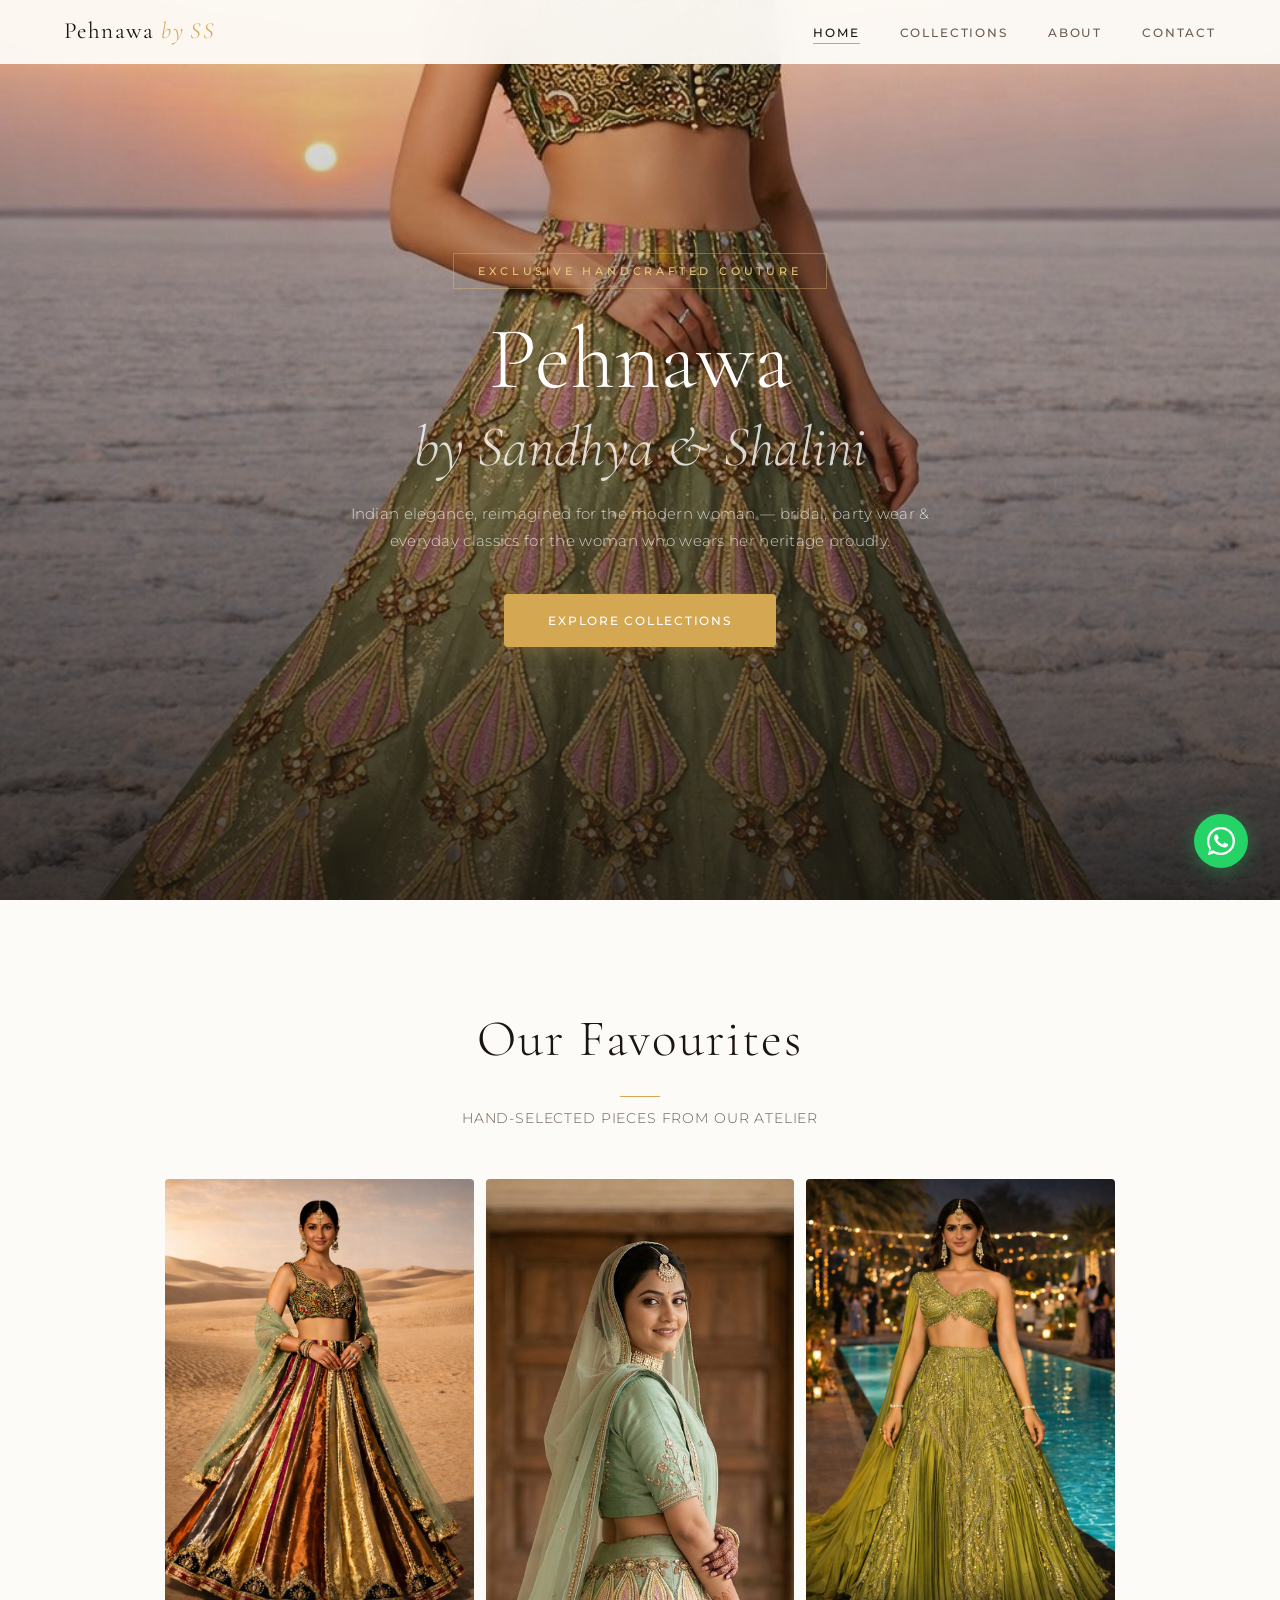
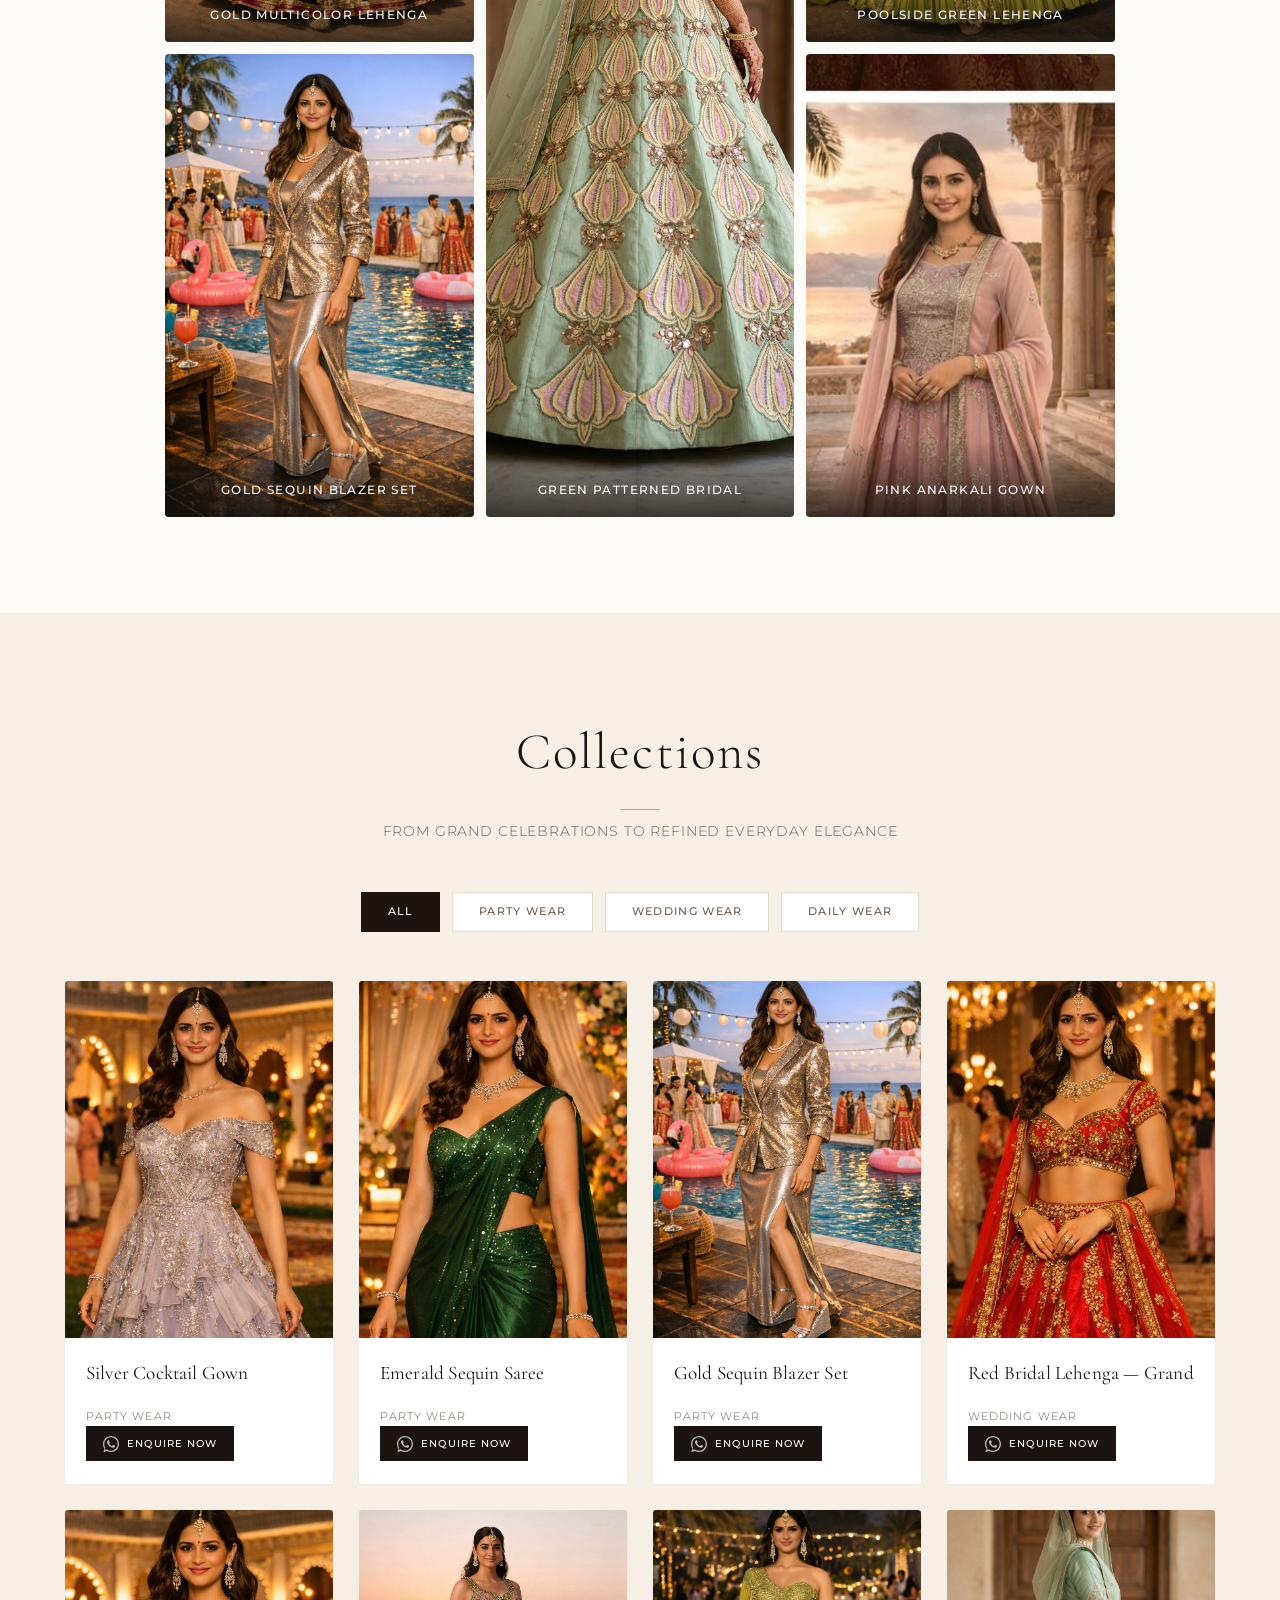
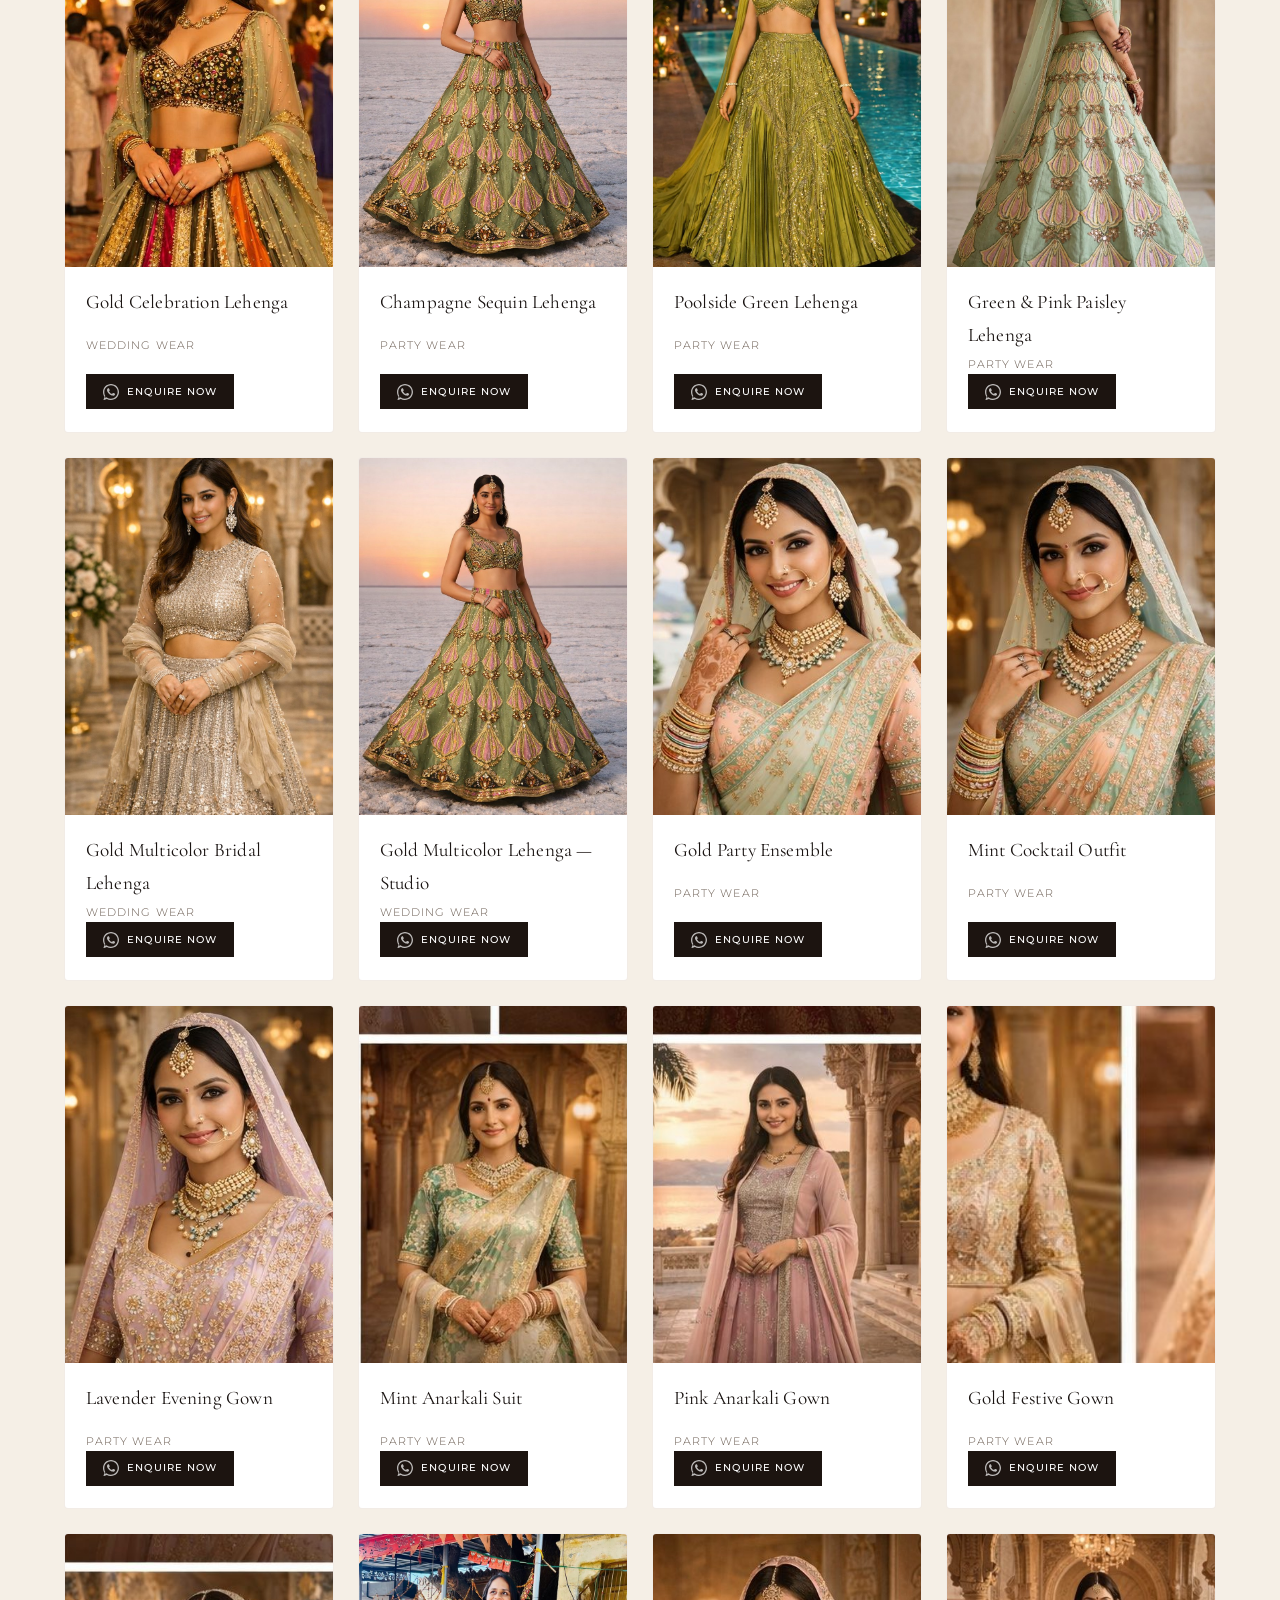
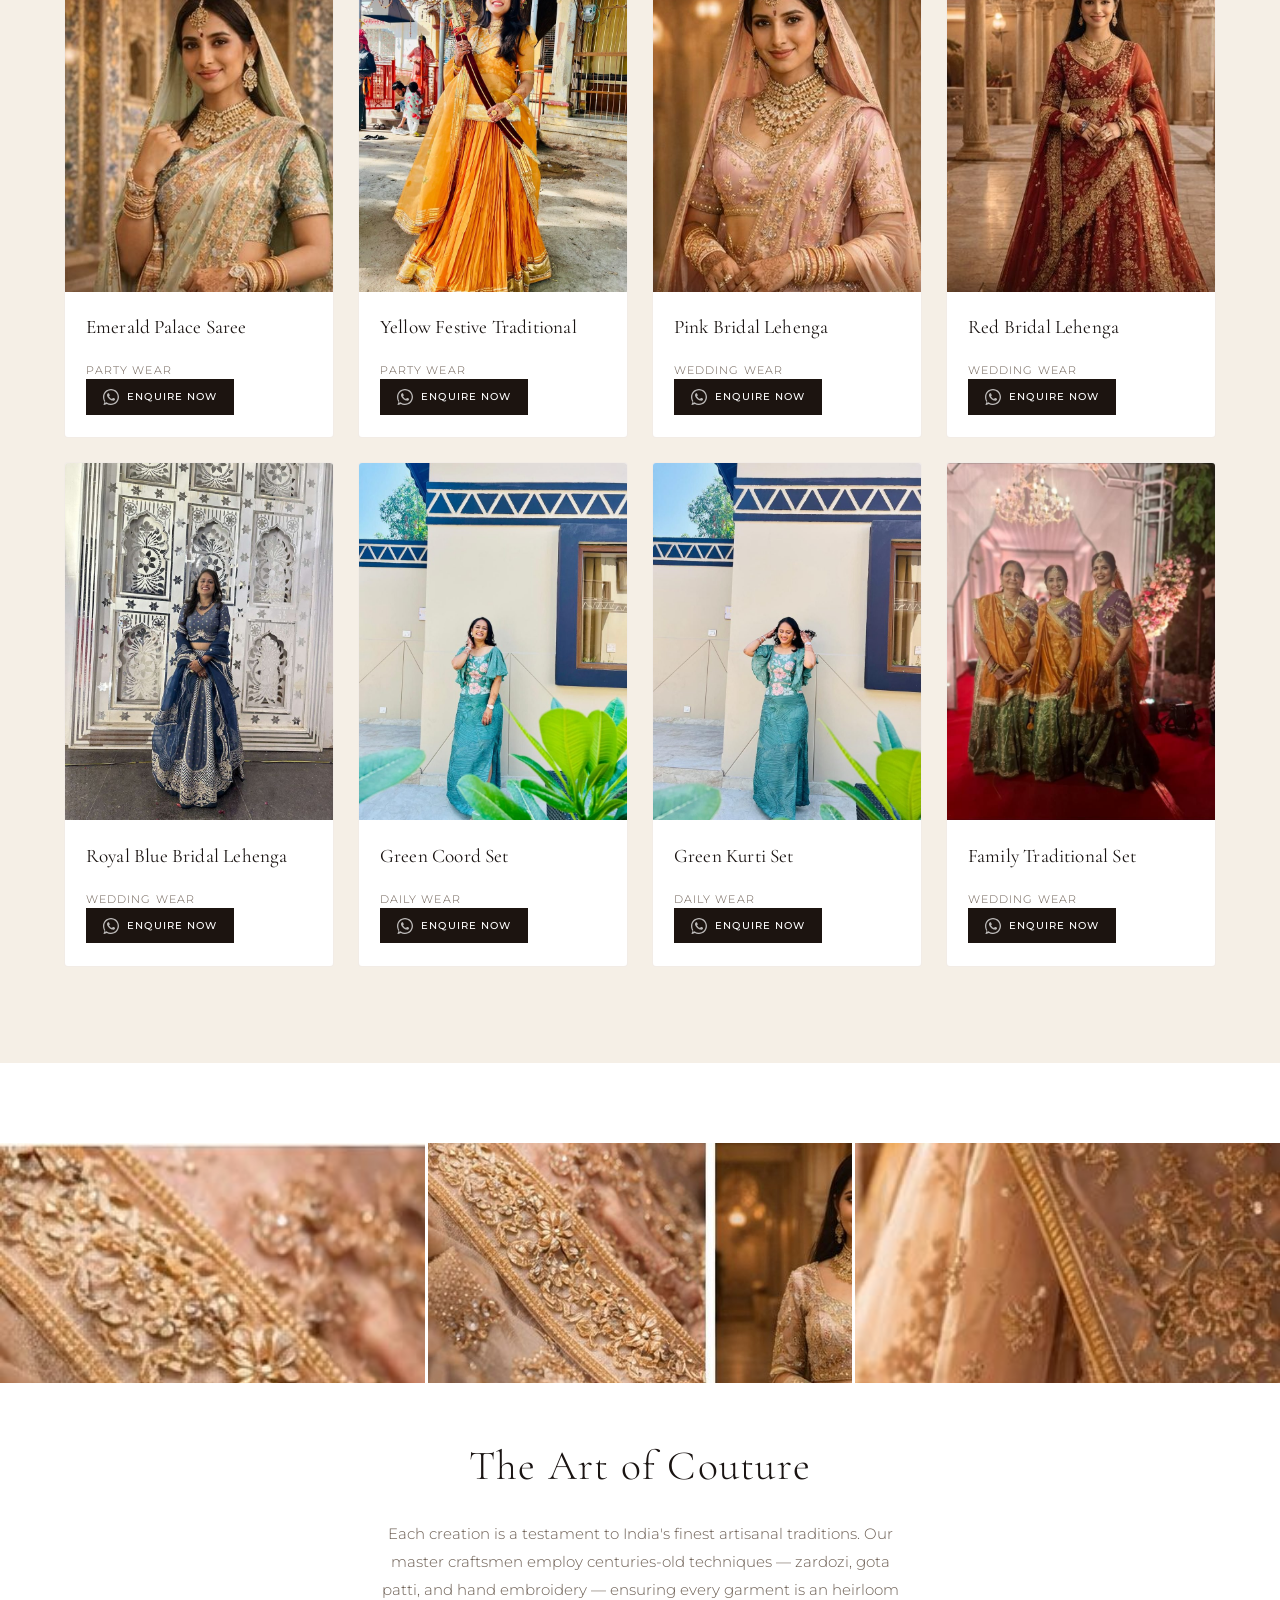
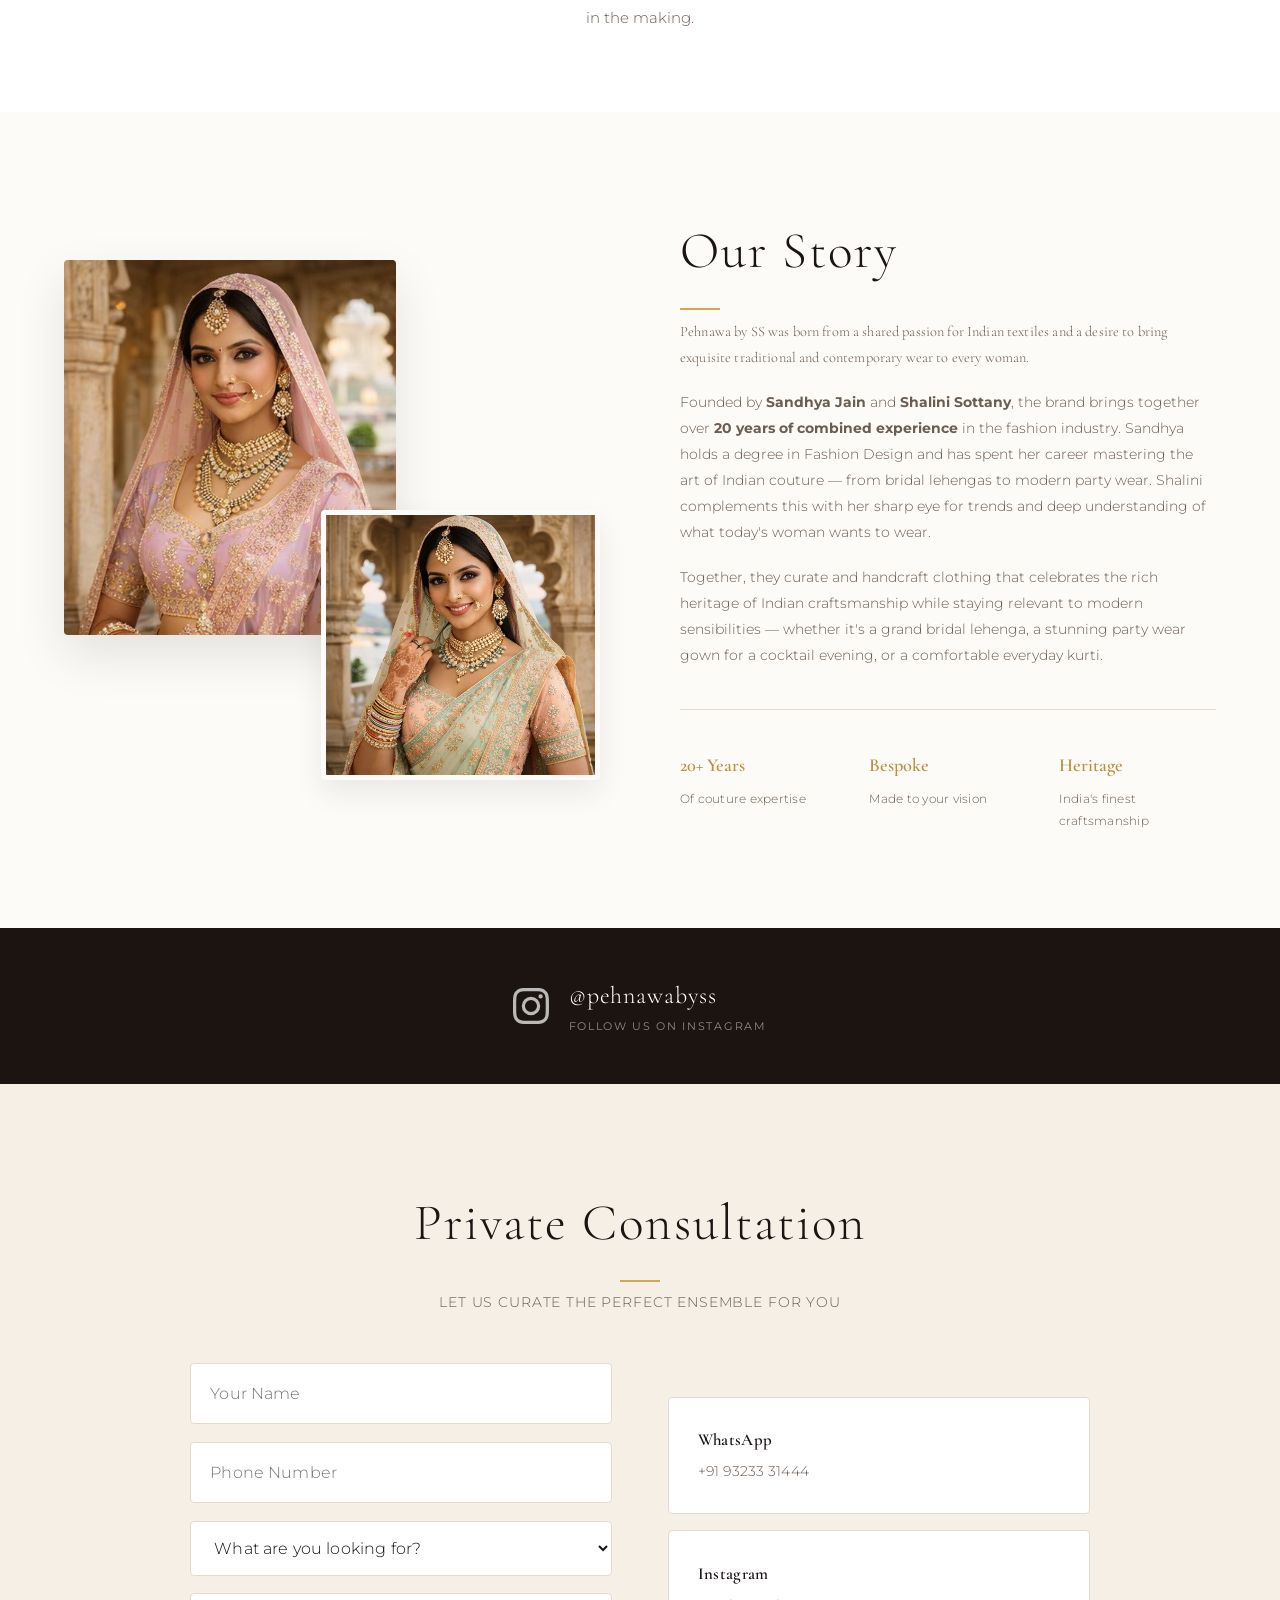
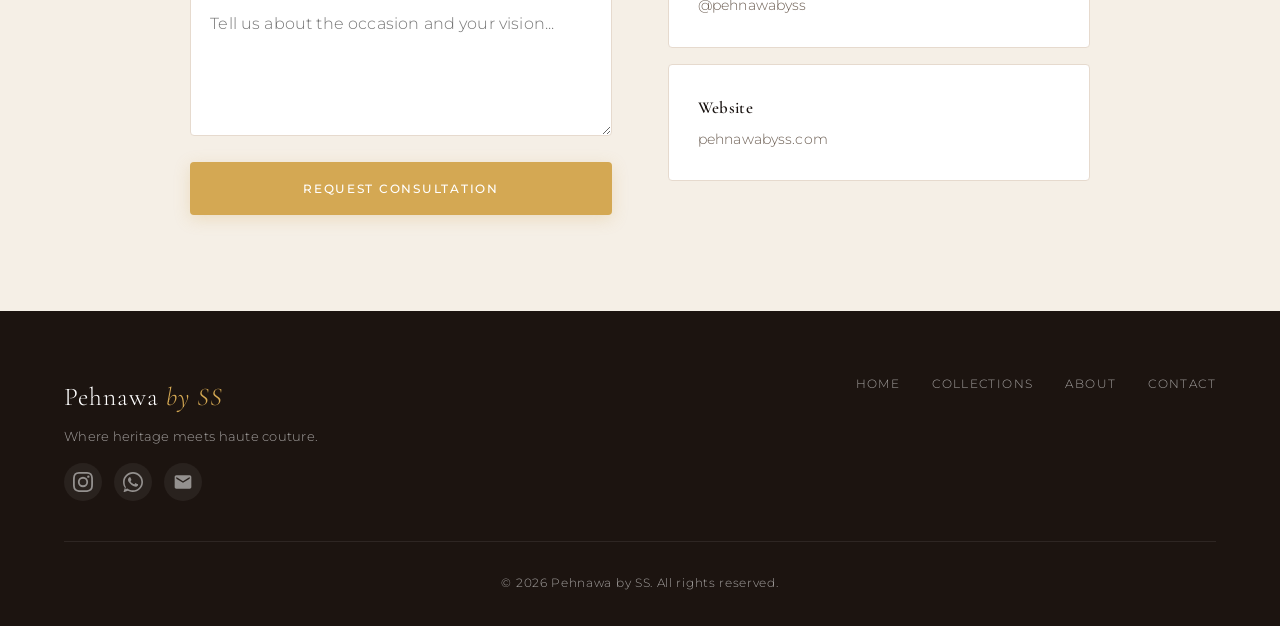
<file: index.html>
<!DOCTYPE html>
<html lang="en">
<head>
    <meta charset="UTF-8">
    <meta name="viewport" content="width=device-width, initial-scale=1.0">

    <!-- SEO -->
    <title>Pehnawa by SS — Handcrafted Bridal, Party Wear & Traditional Indian Fashion</title>
    <meta name="description" content="Shop handcrafted bridal lehengas, designer party wear gowns, elegant sarees & everyday kurtis at Pehnawa by SS. Founded by Sandhya Jain & Shalini Sottany. Order on WhatsApp.">
    <meta name="keywords" content="Pehnawa by SS, bridal lehenga, party wear, Indian fashion, traditional wear, wedding wear, designer kurtis, handcrafted clothing, women ethnic wear, saree, anarkali, gown">
    <meta name="author" content="Pehnawa by SS — Sandhya Jain & Shalini Sottany">
    <meta name="robots" content="index, follow">
    <link rel="canonical" href="https://pehnawabyss.com/">

    <!-- Open Graph (WhatsApp, Facebook, Instagram) -->
    <meta property="og:type" content="website">
    <meta property="og:url" content="https://pehnawabyss.com/">
    <meta property="og:title" content="Pehnawa by SS — Handcrafted Indian Fashion">
    <meta property="og:description" content="Bridal lehengas, party wear gowns, sarees & kurtis — handcrafted with love. Order on WhatsApp.">
    <meta property="og:image" content="https://pehnawabyss.com/images/green-pink-lehenga-desert.jpg">
    <meta property="og:image:width" content="1024">
    <meta property="og:image:height" content="1536">
    <meta property="og:site_name" content="Pehnawa by SS">
    <meta property="og:locale" content="en_IN">

    <!-- Twitter Card -->
    <meta name="twitter:card" content="summary_large_image">
    <meta name="twitter:title" content="Pehnawa by SS — Handcrafted Indian Fashion">
    <meta name="twitter:description" content="Bridal lehengas, party wear gowns, sarees & kurtis — handcrafted with love.">
    <meta name="twitter:image" content="https://pehnawabyss.com/images/green-pink-lehenga-desert.jpg">

    <!-- Favicon -->
    <link rel="icon" type="image/svg+xml" href="favicon.svg">
    <link rel="icon" type="image/png" href="favicon.png">
    <link rel="shortcut icon" href="favicon.ico">
    <meta name="theme-color" content="#D4A853">

    <!-- Preload hero image for faster LCP -->
    <link rel="preload" as="image" href="images/green-pink-lehenga-desert.jpg">

    <!-- Fonts -->
    <link rel="preconnect" href="https://fonts.googleapis.com">
    <link rel="preconnect" href="https://fonts.gstatic.com" crossorigin>
    <link href="https://fonts.googleapis.com/css2?family=Cormorant+Garamond:ital,wght@0,300;0,400;0,600;1,300;1,400&family=Montserrat:wght@300;400;500;600&display=swap" rel="stylesheet">
    <link rel="stylesheet" href="styles.css">

    <!-- Structured Data (JSON-LD) -->
    <script type="application/ld+json">
    {
        "@context": "https://schema.org",
        "@type": "ClothingStore",
        "name": "Pehnawa by SS",
        "url": "https://pehnawabyss.com",
        "description": "Handcrafted bridal, party wear & traditional Indian fashion for women.",
        "founder": [
            {"@type": "Person", "name": "Sandhya Jain"},
            {"@type": "Person", "name": "Shalini Sottany"}
        ],
        "image": "https://pehnawabyss.com/images/green-pink-lehenga-desert.jpg",
        "telephone": "+919323331444",
        "contactPoint": {
            "@type": "ContactPoint",
            "telephone": "+919323331444",
            "contactType": "sales",
            "availableLanguage": ["English", "Hindi"]
        },
        "sameAs": [
            "https://www.instagram.com/pehnawabyss/"
        ]
    }
    </script>
</head>
<body>

    <!-- SVG Sprite (hidden) -->
    <svg xmlns="http://www.w3.org/2000/svg" style="display:none">
        <symbol id="icon-whatsapp" viewBox="0 0 24 24"><path d="M17.472 14.382c-.297-.149-1.758-.867-2.03-.967-.273-.099-.471-.148-.67.15-.197.297-.767.966-.94 1.164-.173.199-.347.223-.644.075-.297-.15-1.255-.463-2.39-1.475-.883-.788-1.48-1.761-1.653-2.059-.173-.297-.018-.458.13-.606.134-.133.298-.347.446-.52.149-.174.198-.298.298-.497.099-.198.05-.371-.025-.52-.075-.149-.669-1.612-.916-2.207-.242-.579-.487-.5-.669-.51-.173-.008-.371-.01-.57-.01-.198 0-.52.074-.792.372-.272.297-1.04 1.016-1.04 2.479 0 1.462 1.065 2.875 1.213 3.074.149.198 2.096 3.2 5.077 4.487.709.306 1.262.489 1.694.625.712.227 1.36.195 1.871.118.571-.085 1.758-.719 2.006-1.413.248-.694.248-1.289.173-1.413-.074-.124-.272-.198-.57-.347z"/><path d="M12 0C5.373 0 0 5.373 0 12c0 2.625.846 5.059 2.284 7.034L.789 23.492a.5.5 0 00.61.609l4.458-1.495A11.952 11.952 0 0012 24c6.627 0 12-5.373 12-12S18.627 0 12 0zm0 22c-2.319 0-4.476-.678-6.298-1.842l-.44-.29-2.646.887.887-2.646-.29-.44A9.953 9.953 0 012 12C2 6.486 6.486 2 12 2s10 4.486 10 10-4.486 10-10 10z"/></symbol>
    </svg>

    <!-- Preloader -->
    <div id="preloader">
        <div class="loader-logo">PEHNAWA</div>
    </div>

    <!-- Navigation -->
    <nav class="navbar">
        <div class="nav-container">
            <a href="#home" class="nav-logo">Pehnawa <span>by SS</span></a>
            <button class="hamburger" aria-label="Menu">
                <span></span><span></span><span></span>
            </button>
            <ul class="nav-menu">
                <li><a href="#home" class="nav-link active">Home</a></li>
                <li><a href="#collections" class="nav-link">Collections</a></li>
                <li><a href="#about" class="nav-link">About</a></li>
                <li><a href="#contact" class="nav-link">Contact</a></li>
            </ul>
        </div>
    </nav>

    <!-- Hero Section -->
    <section id="home" class="hero">
        <div class="hero-bg">
            <img src="images/green-pink-lehenga-desert.jpg" alt="Pehnawa by SS — Green and pink embroidered lehenga in desert sunset setting" fetchpriority="high">
        </div>
        <div class="hero-overlay"></div>
        <div class="hero-content">
            <p class="hero-tag">Exclusive Handcrafted Couture</p>
            <h1>Pehnawa <em>by Sandhya &amp; Shalini</em></h1>
            <p class="hero-subtitle">Indian elegance, reimagined for the modern woman — bridal, party wear & everyday classics for the woman who wears her heritage proudly.</p>
            <a href="#collections" class="btn btn-primary">Explore Collections</a>
        </div>
    </section>

    <!-- Featured Collection -->
    <section class="featured">
        <div class="container">
            <h2 class="section-title reveal">Our Favourites</h2>
            <p class="section-subtitle reveal">Hand-selected pieces from our atelier</p>
            <div class="featured-grid reveal">
                <div class="featured-card">
                    <div class="featured-img">
                        <img src="images/gold-multicolor-lehenga-dunes.jpg" alt="Gold multicolor striped lehenga with green dupatta in desert dunes at sunset by Pehnawa by SS" loading="lazy">
                    </div>
                    <p class="featured-label">Gold Multicolor Lehenga</p>
                </div>
                <div class="featured-card featured-card--tall">
                    <div class="featured-img">
                        <img src="images/green-pink-patterned-lehenga.jpg" alt="Sage green lehenga with pink embroidered motifs and bridal mehendi by Pehnawa by SS" loading="lazy">
                    </div>
                    <p class="featured-label">Green Patterned Bridal</p>
                </div>
                <div class="featured-card">
                    <div class="featured-img">
                        <img src="images/poolside-green-lehenga.jpg" alt="Olive green crystal embellished lehenga at poolside evening party by Pehnawa by SS" loading="lazy">
                    </div>
                    <p class="featured-label">Poolside Green Lehenga</p>
                </div>
                <div class="featured-card">
                    <div class="featured-img">
                        <img src="images/gold-sequin-blazer-poolside.jpg" alt="Gold sequin blazer with metallic skirt at beachside party by Pehnawa by SS" loading="lazy">
                    </div>
                    <p class="featured-label">Gold Sequin Blazer Set</p>
                </div>
                <div class="featured-card">
                    <div class="featured-img">
                        <img src="images/split/anarkali-pink.jpg" alt="Dusty pink anarkali gown with gold embroidery in palace setting by Pehnawa by SS" loading="lazy">
                    </div>
                    <p class="featured-label">Pink Anarkali Gown</p>
                </div>
            </div>
        </div>
    </section>

    <!-- Collections / Shop -->
    <section id="collections" class="collections">
        <div class="container">
            <h2 class="section-title reveal">Collections</h2>
            <p class="section-subtitle reveal">From grand celebrations to refined everyday elegance</p>

            <!-- Category Filter -->
            <div class="filter-bar reveal">
                <button class="filter-btn active" data-filter="all">All</button>
                <button class="filter-btn" data-filter="party">Party Wear</button>
                <button class="filter-btn" data-filter="wedding">Wedding Wear</button>
                <button class="filter-btn" data-filter="daily">Daily Wear</button>
            </div>

            <!-- Product Grid — Party Wear (16) · Wedding Wear (7) · Daily Wear (3) -->
            <div class="product-grid reveal">

                <!-- Party Wear — shown first, most items -->
                <div class="product-card" data-category="party">
                    <div class="product-img">
                        <img src="images/silver-cocktail-gown.jpg" alt="Silver off-shoulder cocktail gown with sequin embellishment for reception by Pehnawa by SS" loading="lazy">
                    </div>
                    <div class="product-info">
                        <h3>Silver Cocktail Gown</h3>
                        <p>Party Wear</p>
                        <a href="#" class="btn-whatsapp-order" data-product="Silver Cocktail Gown"><svg width="16" height="16" fill="currentColor"><use href="#icon-whatsapp"/></svg> Enquire Now</a>
                    </div>
                </div>

                <div class="product-card" data-category="party">
                    <div class="product-img">
                        <img src="images/emerald-sequin-saree.jpg" alt="Emerald green sequin saree with modern draping for cocktail party by Pehnawa by SS" loading="lazy">
                    </div>
                    <div class="product-info">
                        <h3>Emerald Sequin Saree</h3>
                        <p>Party Wear</p>
                        <a href="#" class="btn-whatsapp-order" data-product="Emerald Sequin Saree"><svg width="16" height="16" fill="currentColor"><use href="#icon-whatsapp"/></svg> Enquire Now</a>
                    </div>
                </div>

                <div class="product-card" data-category="party">
                    <div class="product-img">
                        <img src="images/gold-sequin-blazer-poolside.jpg" alt="Gold sequin blazer with slit skirt for beachside party by Pehnawa by SS" loading="lazy">
                    </div>
                    <div class="product-info">
                        <h3>Gold Sequin Blazer Set</h3>
                        <p>Party Wear</p>
                        <a href="#" class="btn-whatsapp-order" data-product="Gold Sequin Blazer Set"><svg width="16" height="16" fill="currentColor"><use href="#icon-whatsapp"/></svg> Enquire Now</a>
                    </div>
                </div>

                <div class="product-card" data-category="wedding">
                    <div class="product-img">
                        <img src="images/red-bridal-lehenga-palace.jpg" alt="Red bridal lehenga with gold embroidery in grand palace setting by Pehnawa by SS" loading="lazy">
                    </div>
                    <div class="product-info">
                        <h3>Red Bridal Lehenga — Grand</h3>
                        <p>Wedding Wear</p>
                        <a href="#" class="btn-whatsapp-order" data-product="Red Bridal Lehenga — Grand"><svg width="16" height="16" fill="currentColor"><use href="#icon-whatsapp"/></svg> Enquire Now</a>
                    </div>
                </div>

                <div class="product-card" data-category="wedding">
                    <div class="product-img">
                        <img src="images/gold-multicolor-lehenga-celebration.jpg" alt="Gold multicolor celebration lehenga with mint dupatta by Pehnawa by SS" loading="lazy">
                    </div>
                    <div class="product-info">
                        <h3>Gold Celebration Lehenga</h3>
                        <p>Wedding Wear</p>
                        <a href="#" class="btn-whatsapp-order" data-product="Gold Celebration Lehenga"><svg width="16" height="16" fill="currentColor"><use href="#icon-whatsapp"/></svg> Enquire Now</a>
                    </div>
                </div>

                <div class="product-card" data-category="party">
                    <div class="product-img">
                        <img src="images/green-pink-lehenga-desert.jpg" alt="Champagne gold sequin lehenga in palace setting for reception by Pehnawa by SS" loading="lazy">
                    </div>
                    <div class="product-info">
                        <h3>Champagne Sequin Lehenga</h3>
                        <p>Party Wear</p>
                        <a href="#" class="btn-whatsapp-order" data-product="Champagne Sequin Lehenga"><svg width="16" height="16" fill="currentColor"><use href="#icon-whatsapp"/></svg> Enquire Now</a>
                    </div>
                </div>

                <div class="product-card" data-category="party">
                    <div class="product-img">
                        <img src="images/poolside-green-lehenga.jpg" alt="Olive green sequin lehenga with trail dupatta for poolside cocktail party by Pehnawa by SS" loading="lazy">
                    </div>
                    <div class="product-info">
                        <h3>Poolside Green Lehenga</h3>
                        <p>Party Wear</p>
                        <a href="#" class="btn-whatsapp-order" data-product="Poolside Green Lehenga"><svg width="16" height="16" fill="currentColor"><use href="#icon-whatsapp"/></svg> Enquire Now</a>
                    </div>
                </div>

                <div class="product-card" data-category="party">
                    <div class="product-img">
                        <img src="images/green-pink-patterned-lehenga.jpg" alt="Sage green lehenga with pink and gold paisley embroidery at sunset by Pehnawa by SS" loading="lazy">
                    </div>
                    <div class="product-info">
                        <h3>Green & Pink Paisley Lehenga</h3>
                        <p>Party Wear</p>
                        <a href="#" class="btn-whatsapp-order" data-product="Green & Pink Paisley Lehenga"><svg width="16" height="16" fill="currentColor"><use href="#icon-whatsapp"/></svg> Enquire Now</a>
                    </div>
                </div>

                <div class="product-card" data-category="wedding">
                    <div class="product-img">
                        <img src="images/gold-multicolor-lehenga-desert.jpg" alt="Gold multicolor bridal lehenga with mint dupatta in desert setting by Pehnawa by SS" loading="lazy">
                    </div>
                    <div class="product-info">
                        <h3>Gold Multicolor Bridal Lehenga</h3>
                        <p>Wedding Wear</p>
                        <a href="#" class="btn-whatsapp-order" data-product="Gold Multicolor Bridal Lehenga"><svg width="16" height="16" fill="currentColor"><use href="#icon-whatsapp"/></svg> Enquire Now</a>
                    </div>
                </div>

                <div class="product-card" data-category="wedding">
                    <div class="product-img">
                        <img src="images/gold-multicolor-lehenga-indoor.jpg" alt="Gold multicolor bridal lehenga with zardozi work in indoor palace setting by Pehnawa by SS" loading="lazy">
                    </div>
                    <div class="product-info">
                        <h3>Gold Multicolor Lehenga — Studio</h3>
                        <p>Wedding Wear</p>
                        <a href="#" class="btn-whatsapp-order" data-product="Gold Multicolor Lehenga — Studio"><svg width="16" height="16" fill="currentColor"><use href="#icon-whatsapp"/></svg> Enquire Now</a>
                    </div>
                </div>

                <div class="product-card" data-category="party">
                    <div class="product-img">
                        <img src="images/split/pastel-gold.jpg" alt="Gold designer party wear outfit with festive embroidery by Pehnawa by SS" loading="lazy">
                    </div>
                    <div class="product-info">
                        <h3>Gold Party Ensemble</h3>
                        <p>Party Wear</p>
                        <a href="#" class="btn-whatsapp-order" data-product="Gold Party Ensemble"><svg width="16" height="16" fill="currentColor"><use href="#icon-whatsapp"/></svg> Enquire Now</a>
                    </div>
                </div>

                <div class="product-card" data-category="party">
                    <div class="product-img">
                        <img src="images/split/pastel-mint.jpg" alt="Pastel mint designer outfit for cocktail and engagement events by Pehnawa by SS" loading="lazy">
                    </div>
                    <div class="product-info">
                        <h3>Mint Cocktail Outfit</h3>
                        <p>Party Wear</p>
                        <a href="#" class="btn-whatsapp-order" data-product="Mint Cocktail Outfit"><svg width="16" height="16" fill="currentColor"><use href="#icon-whatsapp"/></svg> Enquire Now</a>
                    </div>
                </div>

                <div class="product-card" data-category="party">
                    <div class="product-img">
                        <img src="images/split/pastel-lavender.jpg" alt="Pastel lavender designer gown for evening parties by Pehnawa by SS" loading="lazy">
                    </div>
                    <div class="product-info">
                        <h3>Lavender Evening Gown</h3>
                        <p>Party Wear</p>
                        <a href="#" class="btn-whatsapp-order" data-product="Lavender Evening Gown"><svg width="16" height="16" fill="currentColor"><use href="#icon-whatsapp"/></svg> Enquire Now</a>
                    </div>
                </div>

                <div class="product-card" data-category="party">
                    <div class="product-img">
                        <img src="images/split/anarkali-mint.jpg" alt="Mint green designer Anarkali suit for festive occasions by Pehnawa by SS" loading="lazy">
                    </div>
                    <div class="product-info">
                        <h3>Mint Anarkali Suit</h3>
                        <p>Party Wear</p>
                        <a href="#" class="btn-whatsapp-order" data-product="Mint Anarkali Suit"><svg width="16" height="16" fill="currentColor"><use href="#icon-whatsapp"/></svg> Enquire Now</a>
                    </div>
                </div>

                <div class="product-card" data-category="party">
                    <div class="product-img">
                        <img src="images/split/anarkali-pink.jpg" alt="Pink designer Anarkali gown for engagement and cocktail events by Pehnawa by SS" loading="lazy">
                    </div>
                    <div class="product-info">
                        <h3>Pink Anarkali Gown</h3>
                        <p>Party Wear</p>
                        <a href="#" class="btn-whatsapp-order" data-product="Pink Anarkali Gown"><svg width="16" height="16" fill="currentColor"><use href="#icon-whatsapp"/></svg> Enquire Now</a>
                    </div>
                </div>

                <div class="product-card" data-category="party">
                    <div class="product-img">
                        <img src="images/split/festive-gold-gown.jpg" alt="Gold embroidered festive gown for celebrations by Pehnawa by SS" loading="lazy">
                    </div>
                    <div class="product-info">
                        <h3>Gold Festive Gown</h3>
                        <p>Party Wear</p>
                        <a href="#" class="btn-whatsapp-order" data-product="Gold Festive Gown"><svg width="16" height="16" fill="currentColor"><use href="#icon-whatsapp"/></svg> Enquire Now</a>
                    </div>
                </div>

                <div class="product-card" data-category="party">
                    <div class="product-img">
                        <img src="images/split/saree-green-palace.jpg" alt="Emerald green designer saree with palace-inspired drape by Pehnawa by SS" loading="lazy">
                    </div>
                    <div class="product-info">
                        <h3>Emerald Palace Saree</h3>
                        <p>Party Wear</p>
                        <a href="#" class="btn-whatsapp-order" data-product="Emerald Palace Saree"><svg width="16" height="16" fill="currentColor"><use href="#icon-whatsapp"/></svg> Enquire Now</a>
                    </div>
                </div>

                <div class="product-card" data-category="party">
                    <div class="product-img">
                        <img src="images/yellow-traditional.jpg" alt="Yellow festive traditional outfit for Haldi and celebrations by Pehnawa by SS" loading="lazy">
                    </div>
                    <div class="product-info">
                        <h3>Yellow Festive Traditional</h3>
                        <p>Party Wear</p>
                        <a href="#" class="btn-whatsapp-order" data-product="Yellow Festive Traditional"><svg width="16" height="16" fill="currentColor"><use href="#icon-whatsapp"/></svg> Enquire Now</a>
                    </div>
                </div>

                <!-- Wedding Wear -->
                <div class="product-card" data-category="wedding">
                    <div class="product-img">
                        <img src="images/split/lehenga-pink-palace.jpg" alt="Pink bridal lehenga with heavy embroidery for Indian wedding by Pehnawa by SS" loading="lazy">
                    </div>
                    <div class="product-info">
                        <h3>Pink Bridal Lehenga</h3>
                        <p>Wedding Wear</p>
                        <a href="#" class="btn-whatsapp-order" data-product="Pink Bridal Lehenga"><svg width="16" height="16" fill="currentColor"><use href="#icon-whatsapp"/></svg> Enquire Now</a>
                    </div>
                </div>

                <div class="product-card" data-category="wedding">
                    <div class="product-img">
                        <img src="images/split/lehenga-red-palace.jpg" alt="Red bridal lehenga with zardozi work for traditional Indian wedding by Pehnawa by SS" loading="lazy">
                    </div>
                    <div class="product-info">
                        <h3>Red Bridal Lehenga</h3>
                        <p>Wedding Wear</p>
                        <a href="#" class="btn-whatsapp-order" data-product="Red Bridal Lehenga"><svg width="16" height="16" fill="currentColor"><use href="#icon-whatsapp"/></svg> Enquire Now</a>
                    </div>
                </div>

                <div class="product-card" data-category="wedding">
                    <div class="product-img">
                        <img src="images/blue-lehenga.jpg" alt="Royal blue bridal lehenga with dupatta for reception by Pehnawa by SS" loading="lazy">
                    </div>
                    <div class="product-info">
                        <h3>Royal Blue Bridal Lehenga</h3>
                        <p>Wedding Wear</p>
                        <a href="#" class="btn-whatsapp-order" data-product="Royal Blue Bridal Lehenga"><svg width="16" height="16" fill="currentColor"><use href="#icon-whatsapp"/></svg> Enquire Now</a>
                    </div>
                </div>

                <!-- Daily Wear -->
                <div class="product-card" data-category="daily">
                    <div class="product-img">
                        <img src="images/green-coord.jpg" alt="Green printed coord set for everyday wear by Pehnawa by SS" loading="lazy">
                    </div>
                    <div class="product-info">
                        <h3>Green Coord Set</h3>
                        <p>Daily Wear</p>
                        <a href="#" class="btn-whatsapp-order" data-product="Green Coord Set"><svg width="16" height="16" fill="currentColor"><use href="#icon-whatsapp"/></svg> Enquire Now</a>
                    </div>
                </div>

                <div class="product-card" data-category="daily">
                    <div class="product-img">
                        <img src="images/green-outfit.jpg" alt="Green cotton kurti set for casual daily wear by Pehnawa by SS" loading="lazy">
                    </div>
                    <div class="product-info">
                        <h3>Green Kurti Set</h3>
                        <p>Daily Wear</p>
                        <a href="#" class="btn-whatsapp-order" data-product="Green Kurti Set"><svg width="16" height="16" fill="currentColor"><use href="#icon-whatsapp"/></svg> Enquire Now</a>
                    </div>
                </div>

                <div class="product-card" data-category="wedding">
                    <div class="product-img">
                        <img src="images/family-traditional.jpg" alt="Traditional family wedding outfit set by Pehnawa by SS" loading="lazy">
                    </div>
                    <div class="product-info">
                        <h3>Family Traditional Set</h3>
                        <p>Wedding Wear</p>
                        <a href="#" class="btn-whatsapp-order" data-product="Family Traditional Set"><svg width="16" height="16" fill="currentColor"><use href="#icon-whatsapp"/></svg> Enquire Now</a>
                    </div>
                </div>

            </div>
        </div>
    </section>

    <!-- Craftsmanship Banner -->
    <section class="craft-banner">
        <div class="craft-grid">
            <div class="craft-img">
                <img src="images/split/embroidery-detail.jpg" alt="Close-up of handcrafted zardozi embroidery detail on fabric" loading="lazy">
            </div>
            <div class="craft-img">
                <img src="images/split/embroidery-wide.jpg" alt="Wide view of intricate hand embroidery patterns on traditional Indian fabric" loading="lazy">
            </div>
            <div class="craft-img">
                <img src="images/split/fabric-zardozi.jpg" alt="Zardozi gold thread embroidery on rich fabric close-up" loading="lazy">
            </div>
        </div>
        <div class="craft-text reveal">
            <h2>The Art of Couture</h2>
            <p>Each creation is a testament to India's finest artisanal traditions. Our master craftsmen employ centuries-old techniques — zardozi, gota patti, and hand embroidery — ensuring every garment is an heirloom in the making.</p>
        </div>
    </section>

    <!-- About Section -->
    <section id="about" class="about">
        <div class="container">
            <div class="about-layout">
                <div class="about-images reveal">
                    <img src="images/split/pastel-pink.jpg" alt="Pehnawa by SS pastel pink collection showcase" class="about-img-1">
                    <img src="images/split/pastel-gold.jpg" alt="Pehnawa by SS gold festive design craftsmanship" class="about-img-2">
                </div>
                <div class="about-text reveal">
                    <h2 class="section-title">Our Story</h2>
                    <p class="about-lead">Pehnawa by SS was born from a shared passion for Indian textiles and a desire to bring exquisite traditional and contemporary wear to every woman.</p>
                    <p>Founded by <strong>Sandhya Jain</strong> and <strong>Shalini Sottany</strong>, the brand brings together over <strong>20 years of combined experience</strong> in the fashion industry. Sandhya holds a degree in Fashion Design and has spent her career mastering the art of Indian couture — from bridal lehengas to modern party wear. Shalini complements this with her sharp eye for trends and deep understanding of what today's woman wants to wear.</p>
                    <p>Together, they curate and handcraft clothing that celebrates the rich heritage of Indian craftsmanship while staying relevant to modern sensibilities — whether it's a grand bridal lehenga, a stunning party wear gown for a cocktail evening, or a comfortable everyday kurti.</p>
                    <div class="about-values">
                        <div class="value">
                            <h4>20+ Years</h4>
                            <p>Of couture expertise</p>
                        </div>
                        <div class="value">
                            <h4>Bespoke</h4>
                            <p>Made to your vision</p>
                        </div>
                        <div class="value">
                            <h4>Heritage</h4>
                            <p>India's finest craftsmanship</p>
                        </div>
                    </div>
                </div>
            </div>
        </div>
    </section>

    <!-- Instagram Banner -->
    <section class="instagram-banner">
        <a href="https://www.instagram.com/pehnawabyss/" target="_blank" rel="noopener" class="instagram-link">
            <svg viewBox="0 0 24 24" width="36" height="36" fill="currentColor"><path d="M12 2.163c3.204 0 3.584.012 4.85.07 3.252.148 4.771 1.691 4.919 4.919.058 1.265.069 1.645.069 4.849 0 3.205-.012 3.584-.069 4.849-.149 3.225-1.664 4.771-4.919 4.919-1.266.058-1.644.07-4.85.07-3.204 0-3.584-.012-4.849-.07-3.26-.149-4.771-1.699-4.919-4.92-.058-1.265-.07-1.644-.07-4.849 0-3.204.013-3.583.07-4.849.149-3.227 1.664-4.771 4.919-4.919 1.266-.057 1.645-.069 4.849-.069zM12 0C8.741 0 8.333.014 7.053.072 2.695.272.273 2.69.073 7.052.014 8.333 0 8.741 0 12c0 3.259.014 3.668.072 4.948.2 4.358 2.618 6.78 6.98 6.98C8.333 23.986 8.741 24 12 24c3.259 0 3.668-.014 4.948-.072 4.354-.2 6.782-2.618 6.979-6.98.059-1.28.073-1.689.073-4.948 0-3.259-.014-3.667-.072-4.947-.196-4.354-2.617-6.78-6.979-6.98C15.668.014 15.259 0 12 0zm0 5.838a6.162 6.162 0 100 12.324 6.162 6.162 0 000-12.324zM12 16a4 4 0 110-8 4 4 0 010 8zm6.406-11.845a1.44 1.44 0 100 2.881 1.44 1.44 0 000-2.881z"/></svg>
            <div class="instagram-text">
                <span class="instagram-handle">@pehnawabyss</span>
                <span class="instagram-cta">Follow us on Instagram</span>
            </div>
        </a>
    </section>

    <!-- Contact Section -->
    <section id="contact" class="contact">
        <div class="container">
            <h2 class="section-title reveal">Private Consultation</h2>
            <p class="section-subtitle reveal">Let us curate the perfect ensemble for you</p>
            <div class="contact-layout reveal">
                <form class="contact-form" id="contactForm">
                    <input type="text" name="name" placeholder="Your Name" required>
                    <input type="tel" name="phone" placeholder="Phone Number" required>
                    <select name="interest" required>
                        <option value="" disabled selected>What are you looking for?</option>
                        <option value="Bridal Lehenga">Bridal Lehenga</option>
                        <option value="Party Wear">Party Wear</option>
                        <option value="Saree">Saree</option>
                        <option value="Kurti">Kurti / Daily Wear</option>
                        <option value="Custom">Custom / Other</option>
                    </select>
                    <textarea name="message" rows="4" placeholder="Tell us about the occasion and your vision..."></textarea>
                    <button type="submit" class="btn btn-primary">Request Consultation</button>
                </form>
                <div class="contact-info">
                    <div class="info-card">
                        <h4>WhatsApp</h4>
                        <p>+91 93233 31444</p>
                    </div>
                    <div class="info-card">
                        <h4>Instagram</h4>
                        <p>@pehnawabyss</p>
                    </div>
                    <div class="info-card">
                        <h4>Website</h4>
                        <p>pehnawabyss.com</p>
                    </div>
                </div>
            </div>
        </div>
    </section>

    <!-- Footer -->
    <footer class="footer">
        <div class="container">
            <div class="footer-top">
                <div class="footer-brand">
                    <h3>Pehnawa <em>by SS</em></h3>
                    <p>Where heritage meets haute couture.</p>
                    <div class="footer-social">
                        <a href="https://www.instagram.com/pehnawabyss/" target="_blank" rel="noopener" aria-label="Instagram">
                            <svg viewBox="0 0 24 24" width="20" height="20" fill="currentColor"><path d="M12 2.163c3.204 0 3.584.012 4.85.07 3.252.148 4.771 1.691 4.919 4.919.058 1.265.069 1.645.069 4.849 0 3.205-.012 3.584-.069 4.849-.149 3.225-1.664 4.771-4.919 4.919-1.266.058-1.644.07-4.85.07-3.204 0-3.584-.012-4.849-.07-3.26-.149-4.771-1.699-4.919-4.92-.058-1.265-.07-1.644-.07-4.849 0-3.204.013-3.583.07-4.849.149-3.227 1.664-4.771 4.919-4.919 1.266-.057 1.645-.069 4.849-.069zM12 0C8.741 0 8.333.014 7.053.072 2.695.272.273 2.69.073 7.052.014 8.333 0 8.741 0 12c0 3.259.014 3.668.072 4.948.2 4.358 2.618 6.78 6.98 6.98C8.333 23.986 8.741 24 12 24c3.259 0 3.668-.014 4.948-.072 4.354-.2 6.782-2.618 6.979-6.98.059-1.28.073-1.689.073-4.948 0-3.259-.014-3.667-.072-4.947-.196-4.354-2.617-6.78-6.979-6.98C15.668.014 15.259 0 12 0zm0 5.838a6.162 6.162 0 100 12.324 6.162 6.162 0 000-12.324zM12 16a4 4 0 110-8 4 4 0 010 8zm6.406-11.845a1.44 1.44 0 100 2.881 1.44 1.44 0 000-2.881z"/></svg>
                        </a>
                        <a href="https://wa.me/919323331444" target="_blank" rel="noopener" aria-label="WhatsApp">
                            <svg viewBox="0 0 24 24" width="20" height="20" fill="currentColor"><path d="M17.472 14.382c-.297-.149-1.758-.867-2.03-.967-.273-.099-.471-.148-.67.15-.197.297-.767.966-.94 1.164-.173.199-.347.223-.644.075-.297-.15-1.255-.463-2.39-1.475-.883-.788-1.48-1.761-1.653-2.059-.173-.297-.018-.458.13-.606.134-.133.298-.347.446-.52.149-.174.198-.298.298-.497.099-.198.05-.371-.025-.52-.075-.149-.669-1.612-.916-2.207-.242-.579-.487-.5-.669-.51-.173-.008-.371-.01-.57-.01-.198 0-.52.074-.792.372-.272.297-1.04 1.016-1.04 2.479 0 1.462 1.065 2.875 1.213 3.074.149.198 2.096 3.2 5.077 4.487.709.306 1.262.489 1.694.625.712.227 1.36.195 1.871.118.571-.085 1.758-.719 2.006-1.413.248-.694.248-1.289.173-1.413-.074-.124-.272-.198-.57-.347z"/><path d="M12 0C5.373 0 0 5.373 0 12c0 2.625.846 5.059 2.284 7.034L.789 23.492a.5.5 0 00.61.609l4.458-1.495A11.952 11.952 0 0012 24c6.627 0 12-5.373 12-12S18.627 0 12 0zm0 22c-2.319 0-4.476-.678-6.298-1.842l-.44-.29-2.646.887.887-2.646-.29-.44A9.953 9.953 0 012 12C2 6.486 6.486 2 12 2s10 4.486 10 10-4.486 10-10 10z"/></svg>
                        </a>
                        <a href="mailto:pehnawabyss@gmail.com" aria-label="Email">
                            <svg viewBox="0 0 24 24" width="20" height="20" fill="currentColor"><path d="M20 4H4c-1.1 0-2 .9-2 2v12c0 1.1.9 2 2 2h16c1.1 0 2-.9 2-2V6c0-1.1-.9-2-2-2zm0 4l-8 5-8-5V6l8 5 8-5v2z"/></svg>
                        </a>
                    </div>
                </div>
                <div class="footer-links">
                    <a href="#home">Home</a>
                    <a href="#collections">Collections</a>
                    <a href="#about">About</a>
                    <a href="#contact">Contact</a>
                </div>
            </div>
            <div class="footer-bottom">
                <p>&copy; 2026 Pehnawa by SS. All rights reserved.</p>
            </div>
        </div>
    </footer>

    <!-- Floating WhatsApp Button -->
    <a href="https://wa.me/919323331444?text=Hello%2C%20I%20visited%20pehnawabyss.com%20and%20would%20love%20to%20know%20more%20about%20your%20collections." class="whatsapp-float" target="_blank" rel="noopener" aria-label="Chat on WhatsApp">
        <svg viewBox="0 0 24 24" width="28" height="28" fill="#fff"><path d="M17.472 14.382c-.297-.149-1.758-.867-2.03-.967-.273-.099-.471-.148-.67.15-.197.297-.767.966-.94 1.164-.173.199-.347.223-.644.075-.297-.15-1.255-.463-2.39-1.475-.883-.788-1.48-1.761-1.653-2.059-.173-.297-.018-.458.13-.606.134-.133.298-.347.446-.52.149-.174.198-.298.298-.497.099-.198.05-.371-.025-.52-.075-.149-.669-1.612-.916-2.207-.242-.579-.487-.5-.669-.51-.173-.008-.371-.01-.57-.01-.198 0-.52.074-.792.372-.272.297-1.04 1.016-1.04 2.479 0 1.462 1.065 2.875 1.213 3.074.149.198 2.096 3.2 5.077 4.487.709.306 1.262.489 1.694.625.712.227 1.36.195 1.871.118.571-.085 1.758-.719 2.006-1.413.248-.694.248-1.289.173-1.413-.074-.124-.272-.198-.57-.347z"/><path d="M12 0C5.373 0 0 5.373 0 12c0 2.625.846 5.059 2.284 7.034L.789 23.492a.5.5 0 00.61.609l4.458-1.495A11.952 11.952 0 0012 24c6.627 0 12-5.373 12-12S18.627 0 12 0zm0 22c-2.319 0-4.476-.678-6.298-1.842l-.44-.29-2.646.887.887-2.646-.29-.44A9.953 9.953 0 012 12C2 6.486 6.486 2 12 2s10 4.486 10 10-4.486 10-10 10z"/></svg>
    </a>

    <!-- Back to Top -->
    <button class="back-to-top" id="backToTop" aria-label="Back to top">&#8593;</button>

    <script src="script.js" defer></script>
</body>
</html>
</file>
<file: styles.css>
/* ===== VARIABLES — LUXURY TRADITIONAL ===== */
:root {
    --color-bg: #FDFBF7;
    --color-bg-alt: #F5EFE6;
    --color-surface: #FFFFFF;
    --color-text: #1A1412;
    --color-text-light: #6B5D52;
    --color-accent: #C4956A;
    --color-accent-dark: #A67B50;
    --color-border: #E6DACE;
    --color-overlay: rgba(26, 20, 18, 0.5);
    --color-gold: #D4A853;
    --color-gold-light: #E8C97A;
    --color-gold-dark: #B8923E;
    --color-deep: #1C1410;

    --font-display: 'Cormorant Garamond', Georgia, serif;
    --font-body: 'Montserrat', -apple-system, sans-serif;

    --container: 1200px;
    --gap: 1.5rem;
    --radius: 4px;
    --nav-height: 64px;

    --transition: 0.3s ease;
    --transition-slow: 0.6s cubic-bezier(0.25, 0.1, 0.25, 1);
}

/* ===== RESET ===== */
*, *::before, *::after { box-sizing: border-box; margin: 0; padding: 0; }
html { scroll-behavior: smooth; -webkit-text-size-adjust: 100%; }
body {
    font-family: var(--font-body);
    font-weight: 300;
    color: var(--color-text);
    background: var(--color-bg);
    line-height: 1.7;
    overflow-x: hidden;
    -webkit-font-smoothing: antialiased;
    -moz-osx-font-smoothing: grayscale;
}
img { display: block; max-width: 100%; height: auto; }
a { text-decoration: none; color: inherit; }
button { cursor: pointer; border: none; background: none; font: inherit; }
ul { list-style: none; }
input, select, textarea {
    font: inherit;
    border: 1px solid var(--color-border);
    border-radius: var(--radius);
    padding: 1rem 1.2rem;
    width: 100%;
    background: var(--color-surface);
    color: var(--color-text);
    transition: border var(--transition), box-shadow var(--transition);
    font-weight: 300;
    letter-spacing: 0.01em;
}
input:focus, select:focus, textarea:focus {
    outline: none;
    border-color: var(--color-gold);
    box-shadow: 0 0 0 3px rgba(212, 168, 83, 0.08);
}
::selection {
    background: rgba(212, 168, 83, 0.2);
    color: var(--color-text);
}

/* ===== UTILITY ===== */
.container {
    max-width: var(--container);
    margin: 0 auto;
    padding: 0 1.5rem;
}
.section-title {
    font-family: var(--font-display);
    font-size: clamp(2rem, 5vw, 3.2rem);
    font-weight: 300;
    letter-spacing: 0.04em;
    margin-bottom: 0.6rem;
    color: var(--color-text);
    position: relative;
    display: inline-block;
}
.section-title::after {
    content: '';
    display: block;
    width: 40px;
    height: 1.5px;
    background: var(--color-gold);
    margin: 0.8rem auto 0;
}
.section-subtitle {
    font-size: 0.88rem;
    color: var(--color-text-light);
    margin-bottom: 3rem;
    font-weight: 300;
    letter-spacing: 0.06em;
    text-transform: uppercase;
}
.btn {
    display: inline-block;
    padding: 1rem 2.8rem;
    border-radius: var(--radius);
    font-size: 0.78rem;
    font-weight: 500;
    letter-spacing: 0.14em;
    text-transform: uppercase;
    transition: all var(--transition);
}
.btn-primary {
    background: var(--color-gold);
    color: #fff;
    box-shadow: 0 4px 16px rgba(212, 168, 83, 0.25);
}
.btn-primary:hover {
    background: var(--color-gold-dark);
    transform: translateY(-2px);
    box-shadow: 0 8px 24px rgba(212, 168, 83, 0.35);
}

/* ===== PRELOADER ===== */
#preloader {
    position: fixed;
    inset: 0;
    z-index: 9999;
    background: var(--color-deep);
    display: flex;
    align-items: center;
    justify-content: center;
    flex-direction: column;
    gap: 1rem;
    transition: opacity 0.6s ease, visibility 0.6s ease;
}
#preloader.loaded {
    opacity: 0;
    visibility: hidden;
}
.loader-logo {
    font-family: var(--font-display);
    font-size: 2.8rem;
    font-weight: 300;
    letter-spacing: 0.2em;
    color: var(--color-gold);
    animation: pulse 1.5s ease-in-out infinite;
}
@keyframes pulse {
    0%, 100% { opacity: 0.3; }
    50% { opacity: 1; }
}

/* ===== NAVBAR ===== */
.navbar {
    position: fixed;
    top: 0;
    left: 0;
    right: 0;
    z-index: 1000;
    height: var(--nav-height);
    background: rgba(253, 251, 247, 0.95);
    backdrop-filter: blur(16px);
    -webkit-backdrop-filter: blur(16px);
    border-bottom: 1px solid transparent;
    transition: all var(--transition);
}
.navbar.scrolled {
    border-bottom-color: var(--color-border);
    box-shadow: 0 1px 20px rgba(0,0,0,0.03);
}
.nav-container {
    max-width: var(--container);
    margin: 0 auto;
    padding: 0 1.5rem;
    height: 100%;
    display: flex;
    align-items: center;
    justify-content: space-between;
}
.nav-logo {
    font-family: var(--font-display);
    font-size: 1.45rem;
    font-weight: 400;
    letter-spacing: 0.06em;
    color: var(--color-text);
}
.nav-logo span {
    font-weight: 300;
    font-style: italic;
    color: var(--color-gold);
}
.nav-menu {
    display: flex;
    gap: 2.5rem;
}
.nav-link {
    font-size: 0.72rem;
    font-weight: 500;
    letter-spacing: 0.16em;
    text-transform: uppercase;
    color: var(--color-text-light);
    position: relative;
    padding: 0.25rem 0;
    transition: color var(--transition);
}
.nav-link::after {
    content: '';
    position: absolute;
    bottom: 0;
    left: 0;
    width: 0;
    height: 1px;
    background: var(--color-gold);
    transition: width var(--transition);
}
.nav-link:hover,
.nav-link.active {
    color: var(--color-text);
}
.nav-link:hover::after,
.nav-link.active::after {
    width: 100%;
}

/* Hamburger */
.hamburger {
    display: none;
    flex-direction: column;
    gap: 5px;
    padding: 4px;
}
.hamburger span {
    display: block;
    width: 22px;
    height: 1px;
    background: var(--color-text);
    transition: all var(--transition);
}
.hamburger.open span:nth-child(1) { transform: rotate(45deg) translate(4px, 4px); }
.hamburger.open span:nth-child(2) { opacity: 0; }
.hamburger.open span:nth-child(3) { transform: rotate(-45deg) translate(4px, -4px); }

/* ===== HERO ===== */
.hero {
    position: relative;
    height: 100vh;
    min-height: 650px;
    display: flex;
    align-items: center;
    justify-content: center;
    text-align: center;
    overflow: hidden;
}
.hero-bg {
    position: absolute;
    inset: 0;
}
.hero-bg img {
    width: 100%;
    height: 100%;
    object-fit: cover;
}
.hero-overlay {
    position: absolute;
    inset: 0;
    background: linear-gradient(
        to bottom,
        rgba(20, 16, 12, 0.08) 0%,
        rgba(20, 16, 12, 0.30) 40%,
        rgba(20, 16, 12, 0.78) 100%
    );
}
.hero-content {
    position: relative;
    z-index: 2;
    padding: 0 1.5rem;
    max-width: 680px;
}
.hero-tag {
    font-size: 0.68rem;
    font-weight: 500;
    letter-spacing: 0.35em;
    text-transform: uppercase;
    color: var(--color-gold-light);
    margin-bottom: 1.5rem;
    display: inline-block;
    padding: 0.5rem 1.5rem;
    border: 1px solid rgba(232, 201, 122, 0.35);
    border-radius: 0;
}
.hero h1 {
    font-family: var(--font-display);
    font-size: clamp(2.8rem, 8vw, 5.5rem);
    font-weight: 300;
    color: #fff;
    line-height: 1.05;
    margin-bottom: 1.5rem;
}
.hero h1 em {
    font-style: italic;
    font-weight: 300;
    font-size: 0.65em;
    display: block;
    margin-top: 0.2em;
    color: rgba(255,255,255,0.8);
}
.hero-subtitle {
    font-size: 0.92rem;
    font-weight: 300;
    color: rgba(255,255,255,0.75);
    line-height: 1.8;
    margin-bottom: 2.5rem;
    letter-spacing: 0.02em;
}

/* ===== FEATURED ===== */
.featured {
    padding: 6rem 0;
    text-align: center;
}
.featured-grid {
    display: grid;
    grid-template-columns: repeat(3, 1fr);
    grid-template-rows: 1fr 1fr;
    gap: 0.75rem;
    max-width: 950px;
    margin: 0 auto;
}
.featured-card {
    position: relative;
    overflow: hidden;
    border-radius: var(--radius);
    background: var(--color-bg-alt);
    min-height: 260px;
}
.featured-card--tall {
    grid-row: span 2;
}
.featured-img {
    width: 100%;
    height: 100%;
    overflow: hidden;
}
.featured-img img {
    width: 100%;
    height: 100%;
    object-fit: cover;
    transition: transform var(--transition-slow);
}
.featured-card:hover .featured-img img {
    transform: scale(1.06);
}
.featured-label {
    position: absolute;
    bottom: 0;
    left: 0;
    right: 0;
    padding: 2.5rem 1rem 1rem;
    background: linear-gradient(transparent, rgba(20,16,12,0.75));
    color: #fff;
    font-size: 0.72rem;
    font-weight: 500;
    letter-spacing: 0.12em;
    text-transform: uppercase;
}

/* ===== COLLECTIONS ===== */
.collections {
    padding: 6rem 0;
    background: var(--color-bg-alt);
    text-align: center;
}

/* Filter bar */
.filter-bar {
    display: flex;
    justify-content: center;
    gap: 0.75rem;
    margin-bottom: 3rem;
    flex-wrap: wrap;
}
.filter-btn {
    padding: 0.6rem 1.6rem;
    border: 1px solid var(--color-border);
    border-radius: 0;
    font-size: 0.7rem;
    font-weight: 500;
    letter-spacing: 0.12em;
    text-transform: uppercase;
    color: var(--color-text-light);
    background: var(--color-surface);
    transition: all var(--transition);
}
.filter-btn:hover,
.filter-btn.active {
    background: var(--color-deep);
    color: #fff;
    border-color: var(--color-deep);
}

/* Product grid */
.product-grid {
    display: grid;
    grid-template-columns: repeat(auto-fill, minmax(270px, 1fr));
    gap: var(--gap);
    text-align: left;
}
.product-card {
    background: var(--color-surface);
    border-radius: var(--radius);
    overflow: hidden;
    border: 1px solid rgba(230,218,206,0.5);
    transition: transform var(--transition), box-shadow var(--transition), opacity 0.35s ease;
    display: flex;
    flex-direction: column;
}
.product-card.hidden {
    display: none;
}
.product-card.fade-out {
    opacity: 0;
    transform: scale(0.95);
}
.product-card.fade-in {
    opacity: 1;
    transform: scale(1);
}
.product-card:hover {
    transform: translateY(-8px);
    box-shadow: 0 20px 50px rgba(0,0,0,0.08);
    border-color: transparent;
}
.product-img {
    aspect-ratio: 3/4;
    overflow: hidden;
    background: var(--color-bg-alt);
}
.product-img img {
    width: 100%;
    height: 100%;
    object-fit: cover;
    transition: transform var(--transition-slow);
}
.product-card:hover .product-img img {
    transform: scale(1.05);
}
.product-info {
    padding: 1.2rem 1.3rem 1.4rem;
    flex: 1;
    display: flex;
    flex-direction: column;
}
.product-info h3 {
    font-family: var(--font-display);
    font-size: 1.2rem;
    font-weight: 400;
    margin-bottom: 0.25rem;
    letter-spacing: 0.01em;
    min-height: 2.4em;
    display: flex;
    align-items: flex-start;
}
.product-info p {
    font-size: 0.68rem;
    color: var(--color-text-light);
    letter-spacing: 0.1em;
    text-transform: uppercase;
}

/* ===== CRAFT BANNER ===== */
.craft-banner {
    padding: 5rem 0;
    text-align: center;
    background: var(--color-surface);
}
.craft-grid {
    display: flex;
    gap: 3px;
    overflow: hidden;
    margin-bottom: 3rem;
    height: 240px;
}
.craft-img {
    flex: 1;
    height: 100%;
    overflow: hidden;
}
.craft-img img {
    width: 100%;
    height: 100%;
    object-fit: cover;
    transition: transform var(--transition-slow);
}
.craft-img:hover img {
    transform: scale(1.04);
}
.craft-text {
    max-width: 580px;
    margin: 0 auto;
    padding: 0 1.5rem;
}
.craft-text h2 {
    font-family: var(--font-display);
    font-size: clamp(1.8rem, 4vw, 2.6rem);
    font-weight: 300;
    margin-bottom: 1.2rem;
    letter-spacing: 0.03em;
}
.craft-text p {
    font-size: 0.92rem;
    color: var(--color-text-light);
    line-height: 1.9;
    font-weight: 300;
}

/* ===== ABOUT ===== */
.about {
    padding: 6rem 0;
}
.about-layout {
    display: grid;
    grid-template-columns: 1fr 1fr;
    gap: 5rem;
    align-items: center;
}
.about-images {
    position: relative;
    height: 520px;
}
.about-img-1 {
    position: absolute;
    top: 0;
    left: 0;
    width: 62%;
    height: 72%;
    object-fit: cover;
    border-radius: var(--radius);
    box-shadow: 0 20px 50px rgba(0,0,0,0.1);
}
.about-img-2 {
    position: absolute;
    bottom: 0;
    right: 0;
    width: 52%;
    height: 52%;
    object-fit: cover;
    border-radius: var(--radius);
    border: 5px solid var(--color-bg);
    box-shadow: 0 12px 30px rgba(0,0,0,0.08);
}
.about-text .section-title {
    text-align: left;
}
.about-text .section-title::after {
    margin: 0.8rem 0 0;
}
.about-lead {
    font-family: var(--font-display);
    font-size: 1.3rem;
    font-weight: 300;
    line-height: 1.6;
    margin-bottom: 1.5rem;
    color: var(--color-text);
    letter-spacing: 0.01em;
}
.about-text p {
    font-size: 0.9rem;
    color: var(--color-text-light);
    margin-bottom: 1.2rem;
    line-height: 1.8;
    font-weight: 300;
}
.about-values {
    display: grid;
    grid-template-columns: repeat(3, 1fr);
    gap: 2rem;
    margin-top: 2.5rem;
    padding-top: 2.5rem;
    border-top: 1px solid var(--color-border);
}
.value h4 {
    font-family: var(--font-display);
    font-size: 1.15rem;
    font-weight: 600;
    margin-bottom: 0.4rem;
    color: var(--color-gold-dark);
}
.value p {
    font-size: 0.78rem;
    margin-bottom: 0;
    letter-spacing: 0.02em;
}

/* ===== INSTAGRAM BANNER ===== */
.instagram-banner {
    background: var(--color-deep);
    padding: 3rem 1.5rem;
    text-align: center;
}
.instagram-link {
    display: inline-flex;
    align-items: center;
    gap: 1.2rem;
    color: #fff;
    transition: all var(--transition);
}
.instagram-link:hover {
    transform: scale(1.02);
}
.instagram-link svg {
    opacity: 0.7;
    transition: opacity var(--transition);
}
.instagram-link:hover svg {
    opacity: 1;
}
.instagram-text {
    display: flex;
    flex-direction: column;
    text-align: left;
}
.instagram-handle {
    font-family: var(--font-display);
    font-size: 1.5rem;
    font-weight: 300;
    letter-spacing: 0.04em;
}
.instagram-cta {
    font-size: 0.7rem;
    font-weight: 400;
    letter-spacing: 0.15em;
    text-transform: uppercase;
    opacity: 0.5;
}

/* ===== CONTACT ===== */
.contact {
    padding: 6rem 0;
    background: var(--color-bg-alt);
    text-align: center;
}
.contact-layout {
    display: grid;
    grid-template-columns: 1fr 1fr;
    gap: 3.5rem;
    text-align: left;
    max-width: 900px;
    margin: 0 auto;
}
.contact-form {
    display: flex;
    flex-direction: column;
    gap: 1.1rem;
}
.contact-form .btn {
    width: 100%;
    text-align: center;
    border: none;
    cursor: pointer;
    margin-top: 0.5rem;
}
.contact-info {
    display: flex;
    flex-direction: column;
    gap: 1rem;
    justify-content: center;
}
.info-card {
    padding: 1.8rem;
    background: var(--color-surface);
    border-radius: var(--radius);
    border: 1px solid var(--color-border);
    transition: all var(--transition);
}
.info-card:hover {
    border-color: var(--color-gold);
    box-shadow: 0 4px 20px rgba(212, 168, 83, 0.08);
}
.info-card h4 {
    font-family: var(--font-display);
    font-size: 1.05rem;
    font-weight: 600;
    margin-bottom: 0.35rem;
    letter-spacing: 0.02em;
}
.info-card p {
    font-size: 0.88rem;
    color: var(--color-text-light);
    letter-spacing: 0.01em;
}

/* ===== FOOTER ===== */
.footer {
    background: var(--color-deep);
    color: rgba(255,255,255,0.6);
    padding: 4rem 0 2rem;
}
.footer-top {
    display: flex;
    justify-content: space-between;
    align-items: flex-start;
    padding-bottom: 2.5rem;
    border-bottom: 1px solid rgba(255,255,255,0.08);
    margin-bottom: 2rem;
}
.footer-brand h3 {
    font-family: var(--font-display);
    font-size: 1.6rem;
    font-weight: 300;
    color: #fff;
    margin-bottom: 0.4rem;
    letter-spacing: 0.04em;
}
.footer-brand h3 em {
    color: var(--color-gold);
}
.footer-brand p {
    font-size: 0.82rem;
    letter-spacing: 0.02em;
}
.footer-social {
    display: flex;
    gap: 0.75rem;
    margin-top: 1rem;
}
.footer-social a {
    display: flex;
    align-items: center;
    justify-content: center;
    width: 38px;
    height: 38px;
    border-radius: 50%;
    background: rgba(255,255,255,0.06);
    color: rgba(255,255,255,0.5);
    transition: all var(--transition);
}
.footer-social a:hover {
    background: var(--color-gold);
    color: #fff;
    transform: translateY(-2px);
}
.footer-links {
    display: flex;
    gap: 2rem;
}
.footer-links a {
    font-size: 0.72rem;
    letter-spacing: 0.12em;
    text-transform: uppercase;
    transition: color var(--transition);
}
.footer-links a:hover {
    color: var(--color-gold-light);
}
.footer-bottom {
    text-align: center;
    font-size: 0.72rem;
    letter-spacing: 0.06em;
}

/* ===== FLOATING WHATSAPP ===== */
.whatsapp-float {
    position: fixed;
    bottom: 2rem;
    right: 2rem;
    width: 54px;
    height: 54px;
    border-radius: 50%;
    background: #25D366;
    display: flex;
    align-items: center;
    justify-content: center;
    z-index: 999;
    box-shadow: 0 4px 20px rgba(37, 211, 102, 0.35);
    transition: all var(--transition);
}
.whatsapp-float:hover {
    transform: scale(1.08) translateY(-2px);
    box-shadow: 0 8px 28px rgba(37, 211, 102, 0.45);
}

/* ===== PRODUCT WHATSAPP ORDER BUTTON ===== */
.btn-whatsapp-order {
    display: inline-flex;
    align-items: center;
    align-self: flex-start;
    gap: 0.5rem;
    margin-top: auto;
    padding: 0.55rem 1.1rem;
    background: var(--color-deep);
    color: #fff;
    border-radius: 0;
    font-size: 0.65rem;
    font-weight: 500;
    letter-spacing: 0.1em;
    text-transform: uppercase;
    transition: all var(--transition);
}
.btn-whatsapp-order svg {
    flex-shrink: 0;
    opacity: 0.7;
}
.btn-whatsapp-order:hover {
    background: var(--color-gold-dark);
    transform: translateY(-1px);
}
.btn-whatsapp-order:hover svg {
    opacity: 1;
}

/* ===== BACK TO TOP ===== */
.back-to-top {
    position: fixed;
    bottom: 5.5rem;
    right: 2rem;
    width: 42px;
    height: 42px;
    border-radius: 50%;
    background: var(--color-deep);
    color: var(--color-gold);
    font-size: 1.1rem;
    display: flex;
    align-items: center;
    justify-content: center;
    opacity: 0;
    visibility: hidden;
    transition: all var(--transition);
    z-index: 100;
    box-shadow: 0 4px 16px rgba(0,0,0,0.12);
}
.back-to-top.visible {
    opacity: 1;
    visibility: visible;
}
.back-to-top:hover {
    background: var(--color-gold-dark);
    color: #fff;
    transform: translateY(-3px);
}

/* ===== SCROLL REVEAL ===== */
.reveal {
    opacity: 0;
    transform: translateY(24px);
    transition: opacity 0.8s ease, transform 0.8s ease;
}
.reveal.visible {
    opacity: 1;
    transform: translateY(0);
}

/* ===== RESPONSIVE — TABLET ===== */
@media (max-width: 1024px) {
    .about-layout {
        gap: 3rem;
    }
    .about-images {
        height: 400px;
    }
}

/* ===== RESPONSIVE — MOBILE ===== */
@media (max-width: 768px) {
    :root {
        --nav-height: 56px;
    }

    /* Nav */
    .hamburger { display: flex; }
    .nav-menu {
        position: fixed;
        top: var(--nav-height);
        left: 0;
        right: 0;
        background: var(--color-bg);
        flex-direction: column;
        align-items: center;
        gap: 0;
        padding: 1.5rem 0;
        border-bottom: 1px solid var(--color-border);
        transform: translateY(-100%);
        opacity: 0;
        visibility: hidden;
        transition: all 0.35s ease;
    }
    .nav-menu.open {
        transform: translateY(0);
        opacity: 1;
        visibility: visible;
    }
    .nav-menu li { width: 100%; text-align: center; }
    .nav-link {
        display: block;
        padding: 0.9rem 1rem;
        font-size: 0.78rem;
    }
    .nav-link::after { display: none; }

    /* Hero */
    .hero { min-height: 85vh; }
    .hero-subtitle { font-size: 0.85rem; }
    .hero h1 em { font-size: 0.55em; }

    /* Featured */
    .featured { padding: 4rem 0; }
    .featured-grid {
        grid-template-columns: 1fr 1fr;
        grid-template-rows: auto;
    }
    .featured-card--tall {
        grid-row: span 1;
    }

    /* Collections */
    .collections { padding: 4rem 0; }
    .product-grid {
        grid-template-columns: repeat(2, 1fr);
        gap: 0.75rem;
    }
    .product-info h3 {
        font-size: 1.05rem;
        min-height: 2.2em;
    }
    .product-info p {
        font-size: 0.62rem;
    }
    .featured-card {
        min-height: 200px;
    }

    /* Craft banner */
    .craft-grid { flex-direction: column; height: auto; }
    .craft-img { height: 160px; }

    /* About */
    .about { padding: 4rem 0; }
    .about-layout {
        grid-template-columns: 1fr;
        gap: 2.5rem;
    }
    .about-images {
        height: 300px;
    }
    .about-values {
        grid-template-columns: 1fr;
        gap: 1.2rem;
    }

    /* Contact */
    .contact { padding: 4rem 0; }
    .contact-layout {
        grid-template-columns: 1fr;
        gap: 2rem;
    }

    /* Footer */
    .footer-top {
        flex-direction: column;
        gap: 1.5rem;
    }
    .footer-links {
        flex-wrap: wrap;
        gap: 1rem;
    }

    /* Floating WhatsApp — larger touch target on mobile */
    .whatsapp-float {
        width: 50px;
        height: 50px;
        bottom: 1.2rem;
        right: 1.2rem;
    }
    .back-to-top {
        width: 38px;
        height: 38px;
        bottom: 4.5rem;
        right: 1.2rem;
        font-size: 0.95rem;
    }

    /* WhatsApp order button — easier to tap */
    .btn-whatsapp-order {
        padding: 0.55rem 1.1rem;
        font-size: 0.68rem;
    }

    /* Filter bar — horizontal scroll on small screens */
    .filter-bar {
        justify-content: flex-start;
        overflow-x: auto;
        -webkit-overflow-scrolling: touch;
        scrollbar-width: none;
        padding-bottom: 0.3rem;
    }
    .filter-bar::-webkit-scrollbar {
        display: none;
    }
    .filter-btn {
        white-space: nowrap;
        flex-shrink: 0;
    }
}

@media (max-width: 480px) {
    .featured-grid {
        grid-template-columns: 1fr;
    }
    .featured-card {
        min-height: 280px;
    }
    .product-grid {
        grid-template-columns: 1fr;
    }
    .product-info h3 {
        min-height: auto;
        font-size: 1.15rem;
    }
    .product-info p {
        font-size: 0.68rem;
    }
    .filter-bar {
        gap: 0.5rem;
    }
    .filter-btn {
        padding: 0.5rem 1.1rem;
        font-size: 0.68rem;
    }
    .product-info {
        padding: 1rem 1.1rem 1.2rem;
    }
}
</file>
